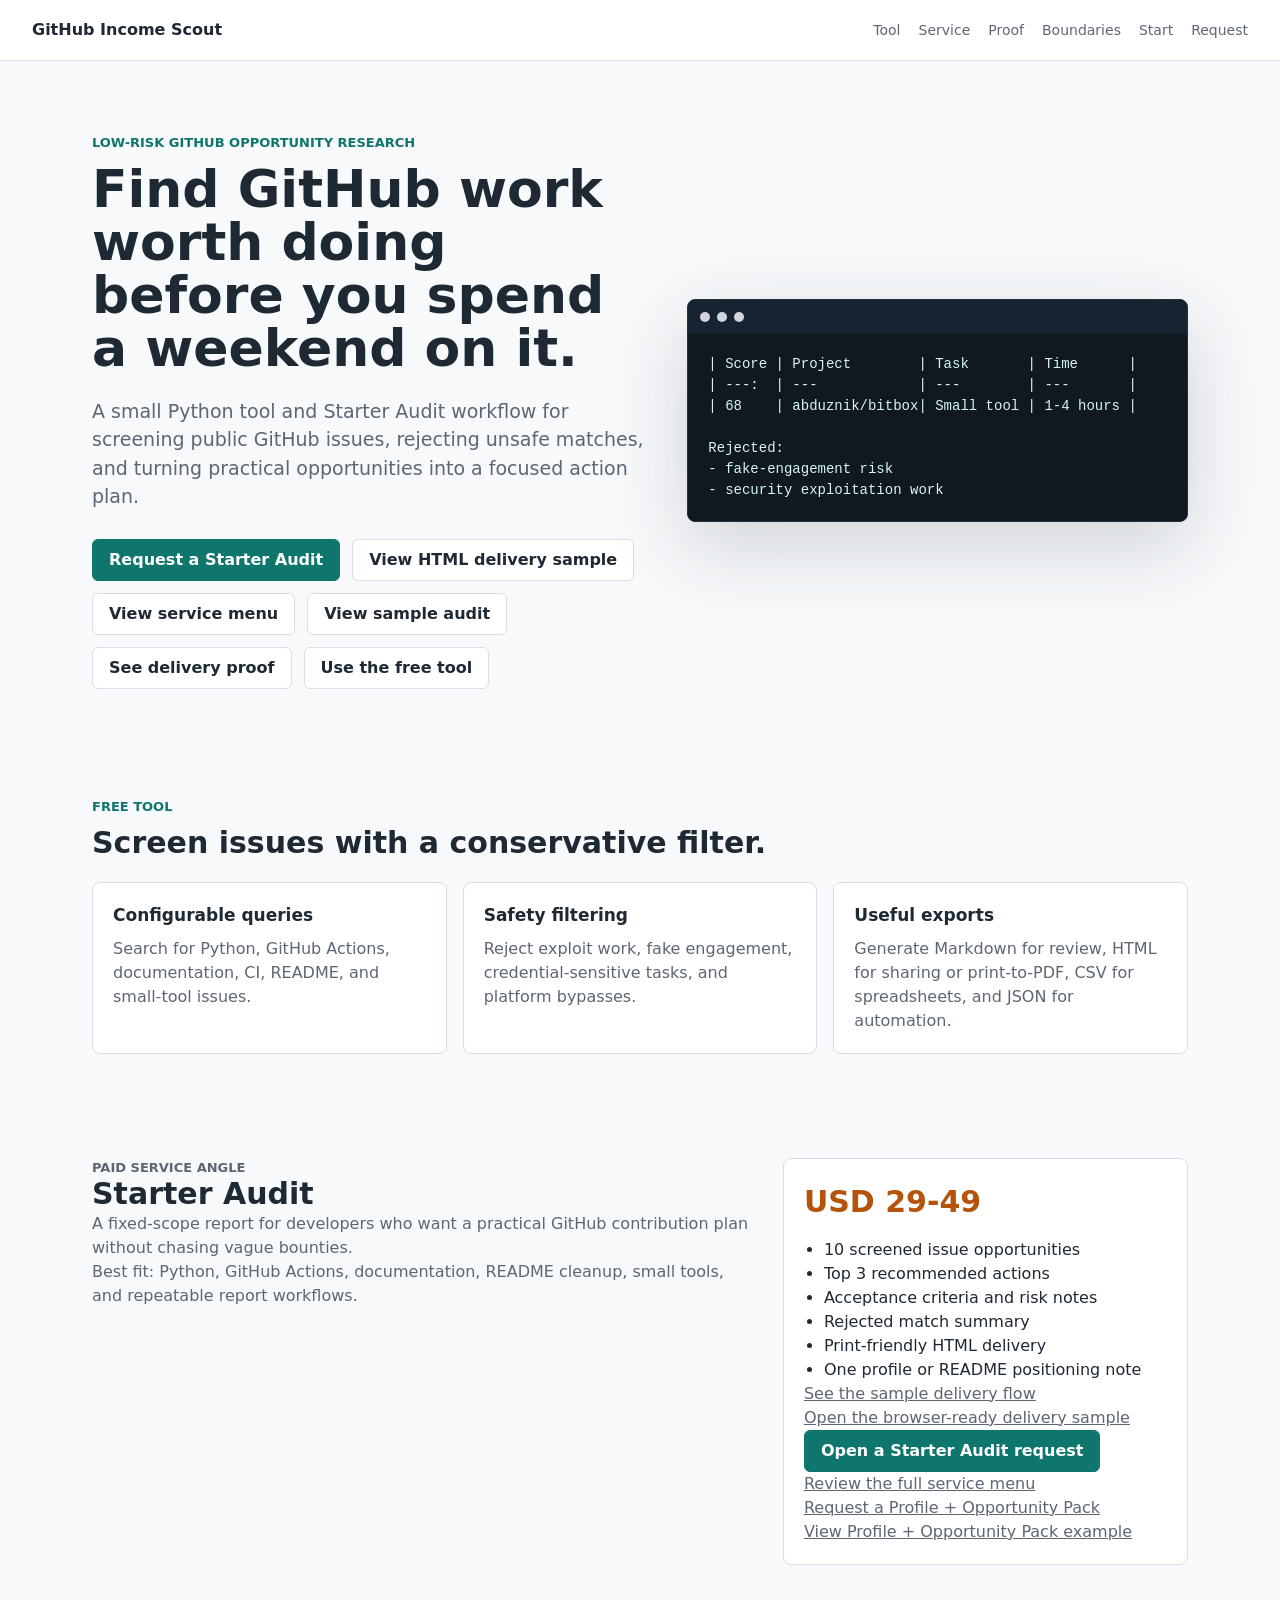
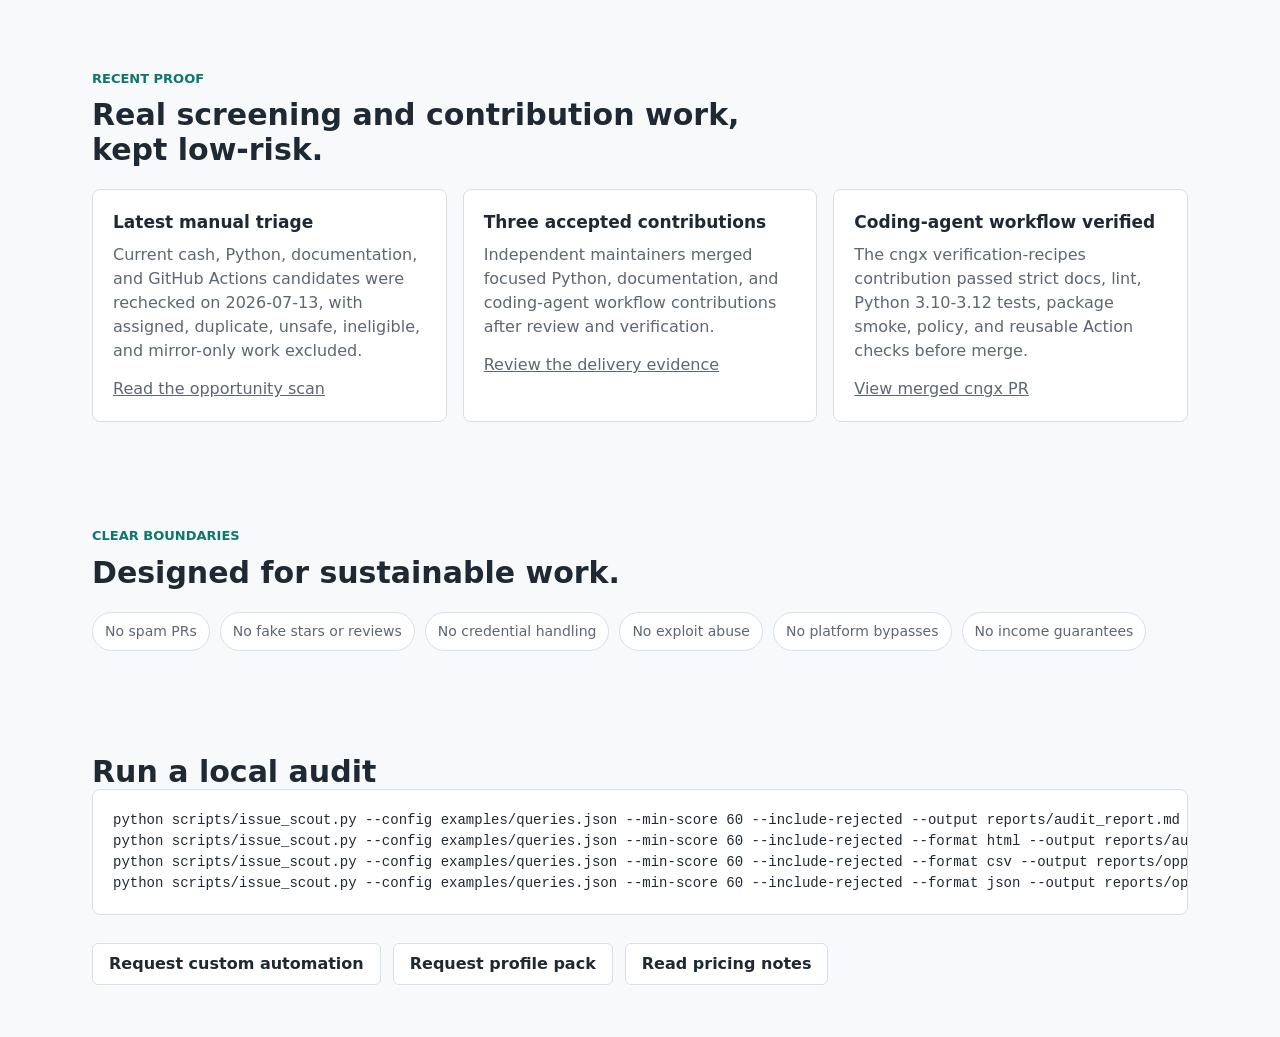
<file: site/index.html>
<!doctype html>
<html lang="en">
  <head>
    <meta charset="utf-8">
    <meta name="viewport" content="width=device-width, initial-scale=1">
    <title>GitHub Income Scout</title>
    <meta name="description" content="Find and score low-risk GitHub issue opportunities for practical open-source contribution and Starter Audit services.">
    <link rel="stylesheet" href="./styles.css">
  </head>
  <body>
    <header class="topbar">
      <div class="brand">GitHub Income Scout</div>
      <nav aria-label="Primary">
        <a href="#tool">Tool</a>
        <a href="#service">Service</a>
        <a href="#proof">Proof</a>
        <a href="#boundaries">Boundaries</a>
        <a href="#start">Start</a>
        <a href="https://github.com/George4177/github-income-scout/issues/new?template=starter-audit.yml">Request</a>
      </nav>
    </header>

    <main>
      <section class="hero">
        <div class="hero-copy">
          <p class="eyebrow">Low-risk GitHub opportunity research</p>
          <h1>Find GitHub work worth doing before you spend a weekend on it.</h1>
          <p class="lede">
            A small Python tool and Starter Audit workflow for screening public GitHub issues,
            rejecting unsafe matches, and turning practical opportunities into a focused action plan.
          </p>
          <div class="actions">
            <a class="button primary" href="https://github.com/George4177/github-income-scout/issues/new?template=starter-audit.yml">Request a Starter Audit</a>
            <a class="button" href="./sample-report.html">View HTML delivery sample</a>
            <a class="button" href="https://github.com/George4177/github-income-scout/blob/main/SERVICE_MENU.md">View service menu</a>
            <a class="button" href="https://github.com/George4177/github-income-scout/blob/main/examples/sample_audit.md">View sample audit</a>
            <a class="button" href="https://github.com/George4177/github-income-scout/blob/main/examples/open_source_delivery_case_study.md">See delivery proof</a>
            <a class="button" href="https://github.com/George4177/github-income-scout">Use the free tool</a>
          </div>
        </div>
        <div class="terminal" aria-label="Example report output">
          <div class="terminal-bar">
            <span></span><span></span><span></span>
          </div>
          <pre><code>| Score | Project        | Task       | Time      |
| ---:  | ---            | ---        | ---       |
| 68    | abduznik/bitbox| Small tool | 1-4 hours |

Rejected:
- fake-engagement risk
- security exploitation work</code></pre>
        </div>
      </section>

      <section id="tool" class="band">
        <div class="section-head">
          <p class="eyebrow">Free tool</p>
          <h2>Screen issues with a conservative filter.</h2>
        </div>
        <div class="feature-grid">
          <article>
            <h3>Configurable queries</h3>
            <p>Search for Python, GitHub Actions, documentation, CI, README, and small-tool issues.</p>
          </article>
          <article>
            <h3>Safety filtering</h3>
            <p>Reject exploit work, fake engagement, credential-sensitive tasks, and platform bypasses.</p>
          </article>
          <article>
            <h3>Useful exports</h3>
            <p>Generate Markdown for review, HTML for sharing or print-to-PDF, CSV for spreadsheets, and JSON for automation.</p>
          </article>
        </div>
      </section>

      <section id="service" class="service">
        <div>
          <p class="eyebrow">Paid service angle</p>
          <h2>Starter Audit</h2>
          <p>
            A fixed-scope report for developers who want a practical GitHub contribution plan without chasing vague bounties.
          </p>
          <p>
            Best fit: Python, GitHub Actions, documentation, README cleanup, small tools, and repeatable report workflows.
          </p>
        </div>
        <div class="price-box">
          <div class="price">USD 29-49</div>
          <ul>
            <li>10 screened issue opportunities</li>
            <li>Top 3 recommended actions</li>
            <li>Acceptance criteria and risk notes</li>
            <li>Rejected match summary</li>
            <li>Print-friendly HTML delivery</li>
            <li>One profile or README positioning note</li>
          </ul>
          <p class="case-link">
            <a href="https://github.com/George4177/github-income-scout/blob/main/examples/starter_audit_case_study.md">See the sample delivery flow</a>
          </p>
          <p class="case-link">
            <a href="./sample-report.html">Open the browser-ready delivery sample</a>
          </p>
          <p class="case-link">
            <a class="button primary" href="https://github.com/George4177/github-income-scout/issues/new?template=starter-audit.yml">Open a Starter Audit request</a>
          </p>
          <p class="case-link">
            <a href="https://github.com/George4177/github-income-scout/blob/main/SERVICE_MENU.md">Review the full service menu</a>
          </p>
          <p class="case-link">
            <a href="https://github.com/George4177/github-income-scout/issues/new?template=profile-opportunity-pack.yml">Request a Profile + Opportunity Pack</a>
          </p>
          <p class="case-link">
            <a href="https://github.com/George4177/github-income-scout/blob/main/examples/profile_opportunity_pack_example.md">View Profile + Opportunity Pack example</a>
          </p>
        </div>
      </section>

      <section id="proof" class="band">
        <div class="section-head">
          <p class="eyebrow">Recent proof</p>
          <h2>Real screening and contribution work, kept low-risk.</h2>
        </div>
        <div class="proof-grid">
          <article>
            <h3>Latest manual triage</h3>
            <p>Current cash, Python, documentation, and GitHub Actions candidates were rechecked on 2026-07-13, with assigned, duplicate, unsafe, ineligible, and mirror-only work excluded.</p>
            <p class="case-link"><a href="https://github.com/George4177/github-income-scout/blob/main/reports/cash_opportunity_scan_2026-07-13.md">Read the opportunity scan</a></p>
          </article>
          <article>
            <h3>Three accepted contributions</h3>
            <p>Independent maintainers merged focused Python, documentation, and coding-agent workflow contributions after review and verification.</p>
            <p class="case-link"><a href="https://github.com/George4177/github-income-scout/blob/main/examples/open_source_delivery_case_study.md">Review the delivery evidence</a></p>
          </article>
          <article>
            <h3>Coding-agent workflow verified</h3>
            <p>The cngx verification-recipes contribution passed strict docs, lint, Python 3.10-3.12 tests, package smoke, policy, and reusable Action checks before merge.</p>
            <p class="case-link"><a href="https://github.com/aadi-joshi/cngx/pull/45">View merged cngx PR</a></p>
          </article>
        </div>
      </section>

      <section id="boundaries" class="band">
        <div class="section-head">
          <p class="eyebrow">Clear boundaries</p>
          <h2>Designed for sustainable work.</h2>
        </div>
        <div class="boundary-list">
          <span>No spam PRs</span>
          <span>No fake stars or reviews</span>
          <span>No credential handling</span>
          <span>No exploit abuse</span>
          <span>No platform bypasses</span>
          <span>No income guarantees</span>
        </div>
      </section>

      <section id="start" class="start">
        <h2>Run a local audit</h2>
        <pre><code>python scripts/issue_scout.py --config examples/queries.json --min-score 60 --include-rejected --output reports/audit_report.md
python scripts/issue_scout.py --config examples/queries.json --min-score 60 --include-rejected --format html --output reports/audit_report.html
python scripts/issue_scout.py --config examples/queries.json --min-score 60 --include-rejected --format csv --output reports/opportunities.csv
python scripts/issue_scout.py --config examples/queries.json --min-score 60 --include-rejected --format json --output reports/opportunities.json</code></pre>
        <div class="actions">
          <a class="button" href="https://github.com/George4177/github-income-scout/issues/new?template=custom-automation.yml">Request custom automation</a>
          <a class="button" href="https://github.com/George4177/github-income-scout/issues/new?template=profile-opportunity-pack.yml">Request profile pack</a>
          <a class="button" href="https://github.com/George4177/github-income-scout/blob/main/pricing.md">Read pricing notes</a>
        </div>
      </section>
    </main>
  </body>
</html>
</file>
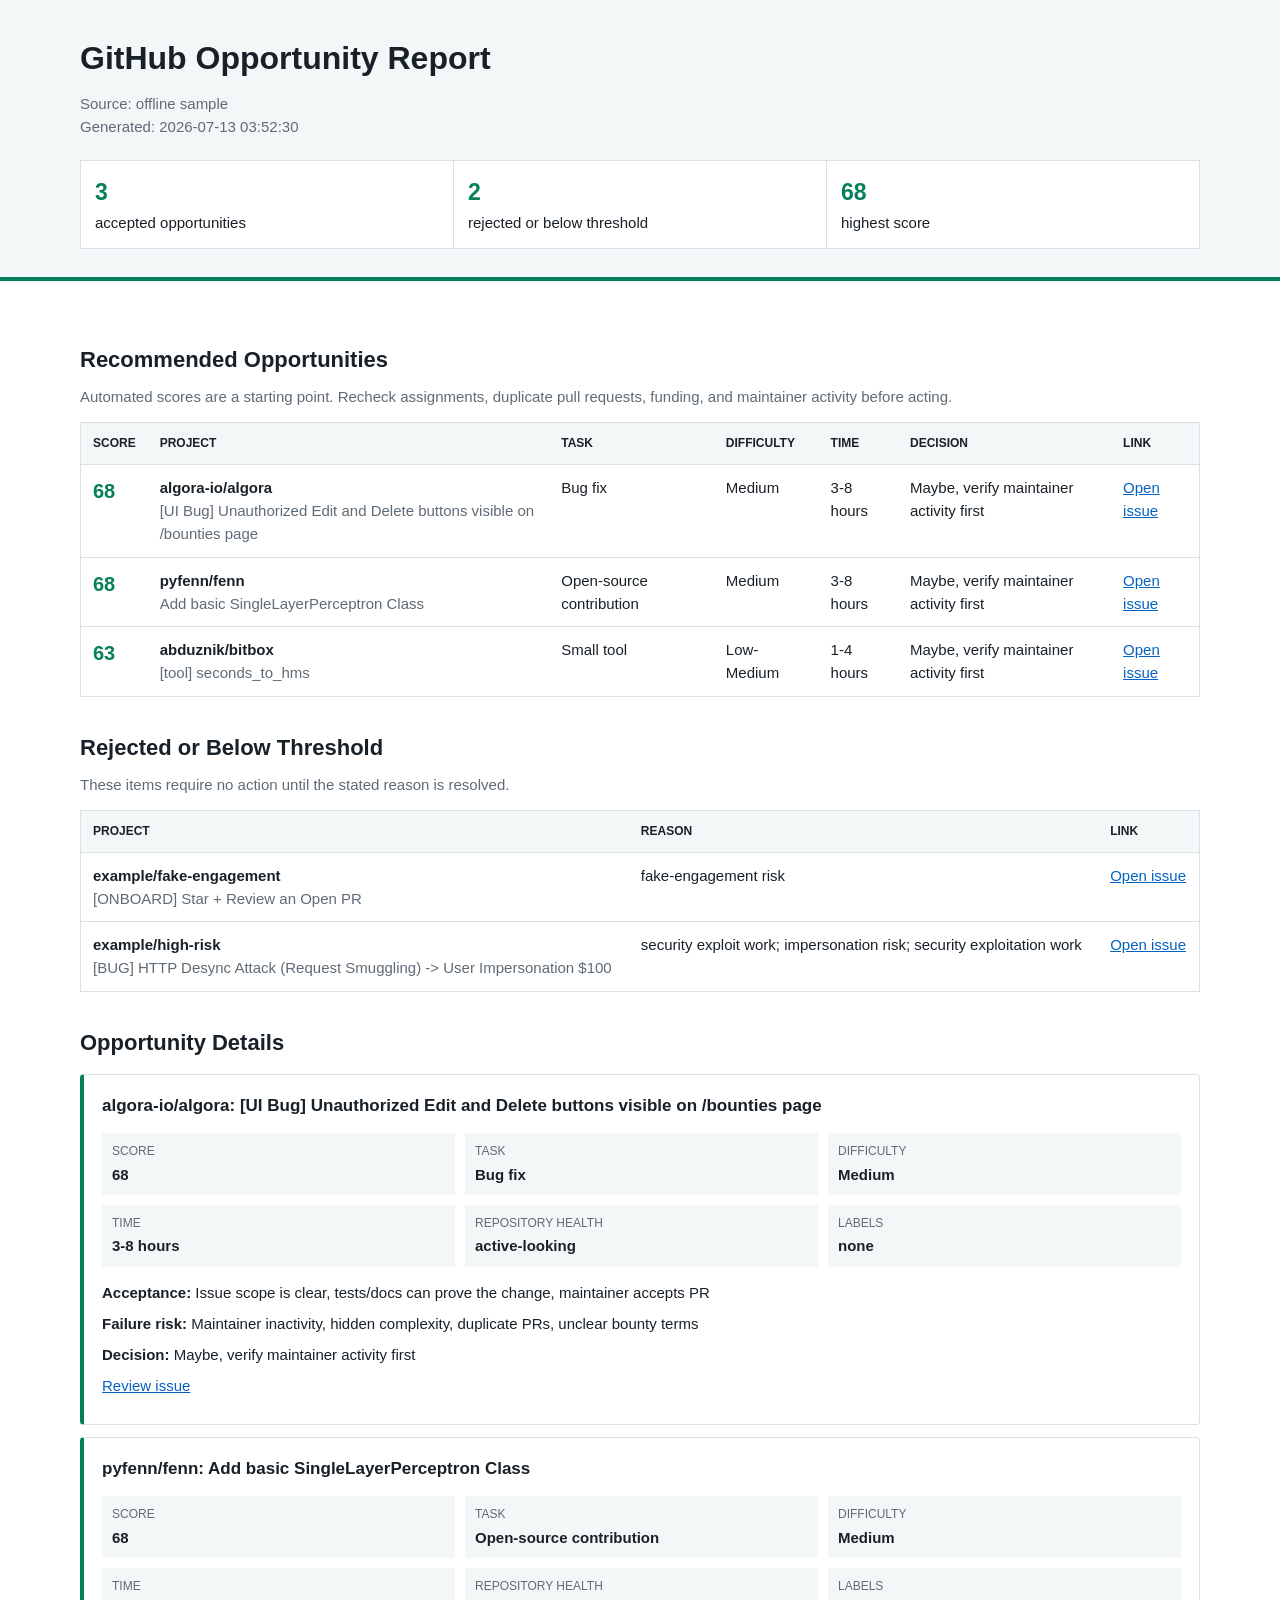
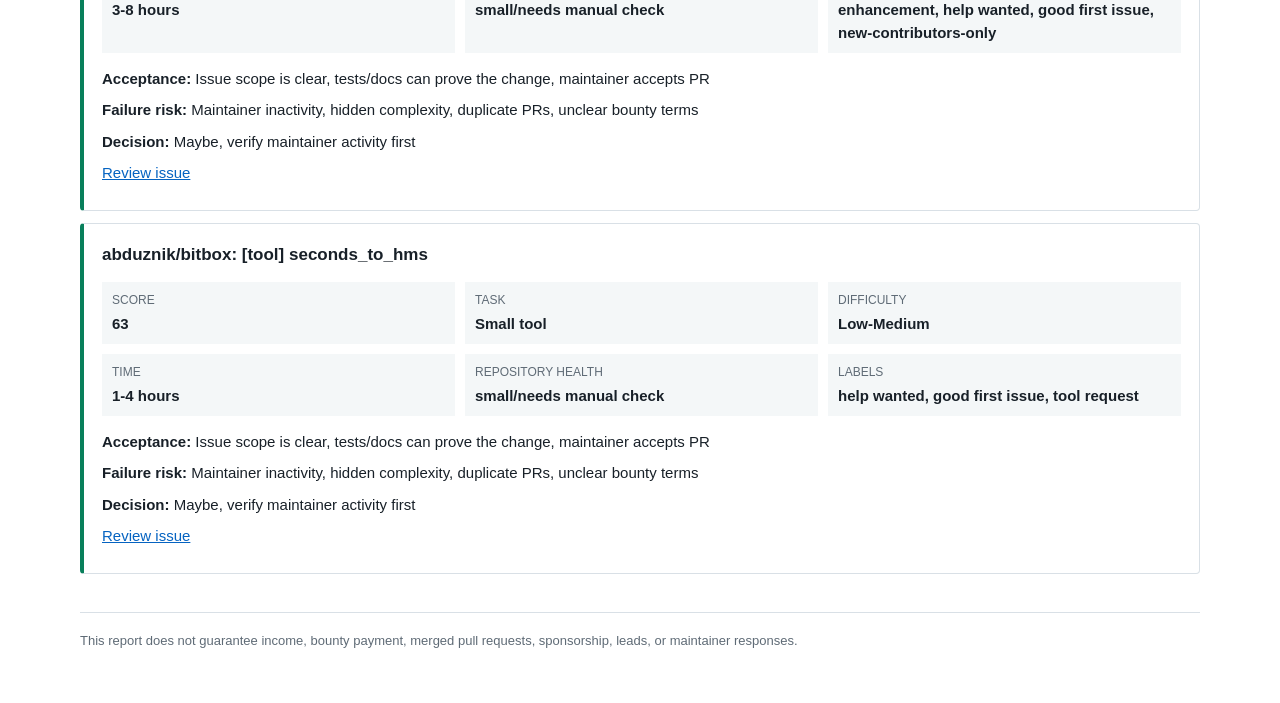
<file: examples/sample_opportunities.html>
<!doctype html>
<html lang="en">
<head>
  <meta charset="utf-8">
  <meta name="viewport" content="width=device-width, initial-scale=1">
  <title>GitHub Opportunity Report</title>
  <style>
    :root { color-scheme: light; --ink: #182028; --muted: #5f6b76; --line: #d9e0e6; --soft: #f4f7f8; --accent: #087f5b; --warn: #a33a2b; }
    * { box-sizing: border-box; }
    body { margin: 0; background: #fff; color: var(--ink); font: 15px/1.55 Arial, sans-serif; letter-spacing: 0; }
    header { border-bottom: 4px solid var(--accent); background: var(--soft); }
    .container { width: min(1120px, calc(100% - 32px)); margin: 0 auto; }
    header .container { padding: 34px 0 28px; }
    main { padding: 28px 0 52px; }
    h1 { margin: 0 0 8px; font-size: 32px; }
    h2 { margin: 34px 0 4px; font-size: 22px; }
    h3 { margin: 0 0 14px; font-size: 17px; }
    p { margin: 8px 0; }
    .meta, .section-note, td span { color: var(--muted); }
    .summary { display: grid; grid-template-columns: repeat(3, minmax(0, 1fr)); gap: 1px; margin-top: 22px; border: 1px solid var(--line); background: var(--line); }
    .summary div { padding: 14px; background: #fff; }
    .summary strong { display: block; font-size: 23px; color: var(--accent); }
    .table-wrap { margin-top: 14px; overflow-x: auto; border: 1px solid var(--line); }
    table { width: 100%; border-collapse: collapse; min-width: 760px; }
    th, td { padding: 11px 12px; text-align: left; vertical-align: top; border-bottom: 1px solid var(--line); }
    th { background: var(--soft); font-size: 12px; text-transform: uppercase; }
    tbody tr:last-child td { border-bottom: 0; }
    .score { font-size: 20px; font-weight: 700; color: var(--accent); }
    a { color: #0563c1; }
    .details { display: grid; gap: 12px; margin-top: 14px; }
    .detail { border: 1px solid var(--line); border-left: 4px solid var(--accent); border-radius: 4px; padding: 18px; break-inside: avoid; }
    .facts { display: grid; grid-template-columns: repeat(3, minmax(0, 1fr)); gap: 10px; margin: 0 0 14px; }
    .facts div { padding: 9px 10px; background: var(--soft); }
    dt { color: var(--muted); font-size: 12px; text-transform: uppercase; }
    dd { margin: 2px 0 0; font-weight: 600; }
    footer { margin-top: 38px; padding-top: 18px; border-top: 1px solid var(--line); color: var(--muted); font-size: 13px; }
    @media (max-width: 700px) { .summary, .facts { grid-template-columns: 1fr; } h1 { font-size: 26px; } }
    @media print { header { background: #fff; } .container { width: 100%; } a { color: inherit; text-decoration: none; } }
  </style>
</head>
<body>
  <header>
    <div class="container">
      <h1>GitHub Opportunity Report</h1>
      <p class="meta">Source: offline sample<br>Generated: 2026-07-13 03:52:30</p>
      <div class="summary">
        <div><strong>3</strong>accepted opportunities</div>
        <div><strong>2</strong>rejected or below threshold</div>
        <div><strong>68</strong>highest score</div>
      </div>
    </div>
  </header>
  <main class="container">
    <section>
      <h2>Recommended Opportunities</h2>
      <p class="section-note">Automated scores are a starting point. Recheck assignments, duplicate pull requests, funding, and maintainer activity before acting.</p>
      <div class="table-wrap">
        <table>
          <thead><tr><th>Score</th><th>Project</th><th>Task</th><th>Difficulty</th><th>Time</th><th>Decision</th><th>Link</th></tr></thead>
          <tbody><tr><td class="score">68</td><td><strong>algora-io/algora</strong><br><span>[UI Bug] Unauthorized Edit and Delete buttons visible on /bounties page</span></td><td>Bug fix</td><td>Medium</td><td>3-8 hours</td><td>Maybe, verify maintainer activity first</td><td><a href="https://github.com/algora-io/algora/issues/238" rel="noreferrer">Open issue</a></td></tr><tr><td class="score">68</td><td><strong>pyfenn/fenn</strong><br><span>Add basic SingleLayerPerceptron Class</span></td><td>Open-source contribution</td><td>Medium</td><td>3-8 hours</td><td>Maybe, verify maintainer activity first</td><td><a href="https://github.com/pyfenn/fenn/issues/220" rel="noreferrer">Open issue</a></td></tr><tr><td class="score">63</td><td><strong>abduznik/bitbox</strong><br><span>[tool] seconds_to_hms</span></td><td>Small tool</td><td>Low-Medium</td><td>1-4 hours</td><td>Maybe, verify maintainer activity first</td><td><a href="https://github.com/abduznik/bitbox/issues/99" rel="noreferrer">Open issue</a></td></tr></tbody>
        </table>
      </div>
    </section>
    
    <section>
      <h2>Rejected or Below Threshold</h2>
      <p class="section-note">These items require no action until the stated reason is resolved.</p>
      <div class="table-wrap">
        <table>
          <thead><tr><th>Project</th><th>Reason</th><th>Link</th></tr></thead>
          <tbody><tr><td><strong>example/fake-engagement</strong><br><span>[ONBOARD] Star + Review an Open PR</span></td><td>fake-engagement risk</td><td><a href="https://github.com/example/fake-engagement/issues/1" rel="noreferrer">Open issue</a></td></tr><tr><td><strong>example/high-risk</strong><br><span>[BUG] HTTP Desync Attack (Request Smuggling) -&gt; User Impersonation $100</span></td><td>security exploit work; impersonation risk; security exploitation work</td><td><a href="https://github.com/example/high-risk/issues/1" rel="noreferrer">Open issue</a></td></tr></tbody>
        </table>
      </div>
    </section>
    <section>
      <h2>Opportunity Details</h2>
      <div class="details"><article class="detail"><h3>algora-io/algora: [UI Bug] Unauthorized Edit and Delete buttons visible on /bounties page</h3><dl class="facts"><div><dt>Score</dt><dd>68</dd></div><div><dt>Task</dt><dd>Bug fix</dd></div><div><dt>Difficulty</dt><dd>Medium</dd></div><div><dt>Time</dt><dd>3-8 hours</dd></div><div><dt>Repository health</dt><dd>active-looking</dd></div><div><dt>Labels</dt><dd>none</dd></div></dl><p><strong>Acceptance:</strong> Issue scope is clear, tests/docs can prove the change, maintainer accepts PR</p><p><strong>Failure risk:</strong> Maintainer inactivity, hidden complexity, duplicate PRs, unclear bounty terms</p><p><strong>Decision:</strong> Maybe, verify maintainer activity first</p><p><a href="https://github.com/algora-io/algora/issues/238" rel="noreferrer">Review issue</a></p></article><article class="detail"><h3>pyfenn/fenn: Add basic SingleLayerPerceptron Class</h3><dl class="facts"><div><dt>Score</dt><dd>68</dd></div><div><dt>Task</dt><dd>Open-source contribution</dd></div><div><dt>Difficulty</dt><dd>Medium</dd></div><div><dt>Time</dt><dd>3-8 hours</dd></div><div><dt>Repository health</dt><dd>small/needs manual check</dd></div><div><dt>Labels</dt><dd>enhancement, help wanted, good first issue, new-contributors-only</dd></div></dl><p><strong>Acceptance:</strong> Issue scope is clear, tests/docs can prove the change, maintainer accepts PR</p><p><strong>Failure risk:</strong> Maintainer inactivity, hidden complexity, duplicate PRs, unclear bounty terms</p><p><strong>Decision:</strong> Maybe, verify maintainer activity first</p><p><a href="https://github.com/pyfenn/fenn/issues/220" rel="noreferrer">Review issue</a></p></article><article class="detail"><h3>abduznik/bitbox: [tool] seconds_to_hms</h3><dl class="facts"><div><dt>Score</dt><dd>63</dd></div><div><dt>Task</dt><dd>Small tool</dd></div><div><dt>Difficulty</dt><dd>Low-Medium</dd></div><div><dt>Time</dt><dd>1-4 hours</dd></div><div><dt>Repository health</dt><dd>small/needs manual check</dd></div><div><dt>Labels</dt><dd>help wanted, good first issue, tool request</dd></div></dl><p><strong>Acceptance:</strong> Issue scope is clear, tests/docs can prove the change, maintainer accepts PR</p><p><strong>Failure risk:</strong> Maintainer inactivity, hidden complexity, duplicate PRs, unclear bounty terms</p><p><strong>Decision:</strong> Maybe, verify maintainer activity first</p><p><a href="https://github.com/abduznik/bitbox/issues/99" rel="noreferrer">Review issue</a></p></article></div>
    </section>
    <footer>This report does not guarantee income, bounty payment, merged pull requests, sponsorship, leads, or maintainer responses.</footer>
  </main>
</body>
</html>
</file>
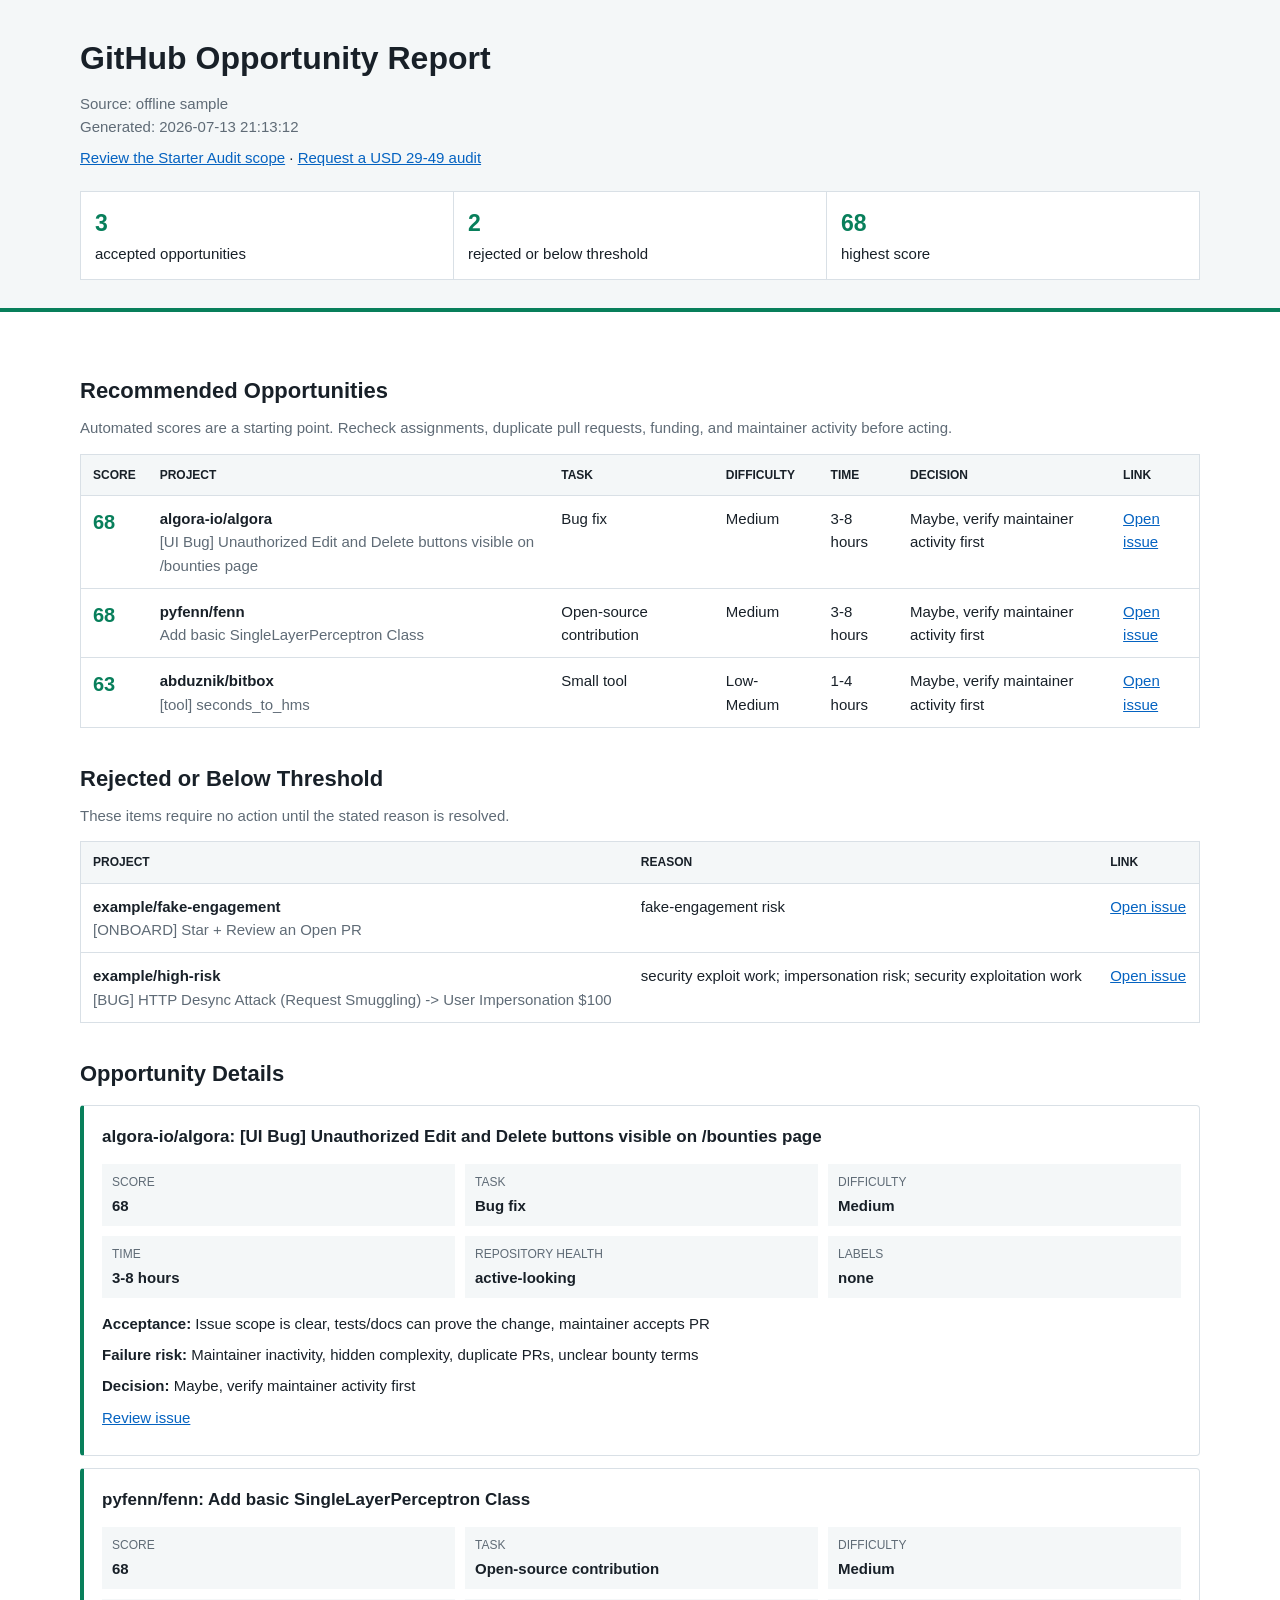
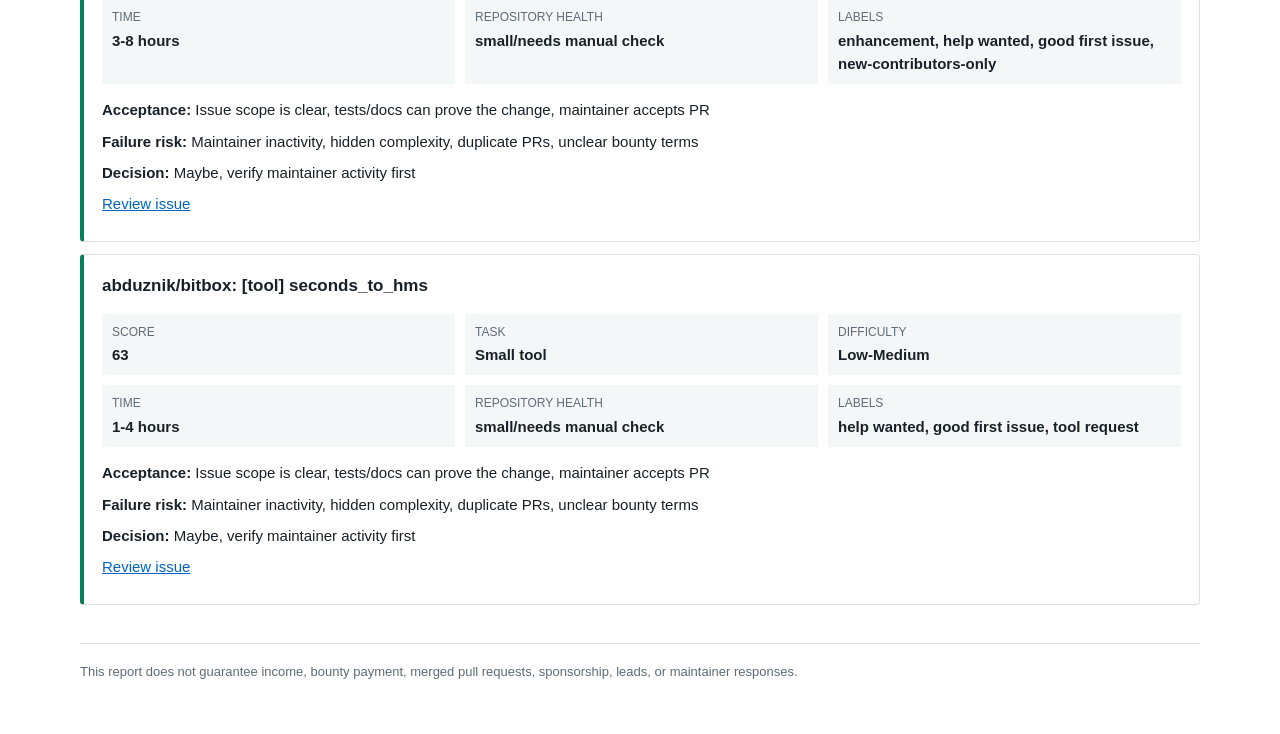
<file: site/sample-report.html>
<!doctype html>
<html lang="en">
<head>
  <meta charset="utf-8">
  <meta name="viewport" content="width=device-width, initial-scale=1">
  <title>GitHub Opportunity Report</title>
  <style>
    :root { color-scheme: light; --ink: #182028; --muted: #5f6b76; --line: #d9e0e6; --soft: #f4f7f8; --accent: #087f5b; --warn: #a33a2b; }
    * { box-sizing: border-box; }
    body { margin: 0; background: #fff; color: var(--ink); font: 15px/1.55 Arial, sans-serif; letter-spacing: 0; }
    header { border-bottom: 4px solid var(--accent); background: var(--soft); }
    .container { width: min(1120px, calc(100% - 32px)); margin: 0 auto; }
    header .container { padding: 34px 0 28px; }
    main { padding: 28px 0 52px; }
    h1 { margin: 0 0 8px; font-size: 32px; }
    h2 { margin: 34px 0 4px; font-size: 22px; }
    h3 { margin: 0 0 14px; font-size: 17px; }
    p { margin: 8px 0; }
    .meta, .section-note, td span { color: var(--muted); }
    .summary { display: grid; grid-template-columns: repeat(3, minmax(0, 1fr)); gap: 1px; margin-top: 22px; border: 1px solid var(--line); background: var(--line); }
    .summary div { padding: 14px; background: #fff; }
    .summary strong { display: block; font-size: 23px; color: var(--accent); }
    .table-wrap { margin-top: 14px; overflow-x: auto; border: 1px solid var(--line); }
    table { width: 100%; border-collapse: collapse; min-width: 760px; }
    th, td { padding: 11px 12px; text-align: left; vertical-align: top; border-bottom: 1px solid var(--line); }
    th { background: var(--soft); font-size: 12px; text-transform: uppercase; }
    tbody tr:last-child td { border-bottom: 0; }
    .score { font-size: 20px; font-weight: 700; color: var(--accent); }
    a { color: #0563c1; }
    .details { display: grid; gap: 12px; margin-top: 14px; }
    .detail { border: 1px solid var(--line); border-left: 4px solid var(--accent); border-radius: 4px; padding: 18px; break-inside: avoid; }
    .facts { display: grid; grid-template-columns: repeat(3, minmax(0, 1fr)); gap: 10px; margin: 0 0 14px; }
    .facts div { padding: 9px 10px; background: var(--soft); }
    dt { color: var(--muted); font-size: 12px; text-transform: uppercase; }
    dd { margin: 2px 0 0; font-weight: 600; }
    footer { margin-top: 38px; padding-top: 18px; border-top: 1px solid var(--line); color: var(--muted); font-size: 13px; }
    @media (max-width: 700px) { .summary, .facts { grid-template-columns: 1fr; } h1 { font-size: 26px; } }
    @media print { header { background: #fff; } .container { width: 100%; } a { color: inherit; text-decoration: none; } }
  </style>
</head>
<body>
  <header>
    <div class="container">
      <h1>GitHub Opportunity Report</h1>
      <p class="meta">Source: offline sample<br>Generated: 2026-07-13 21:13:12</p>
      <p><a href="./index.html#service">Review the Starter Audit scope</a> · <a href="https://github.com/George4177/github-income-scout/issues/new?template=starter-audit.yml">Request a USD 29-49 audit</a></p>
      <div class="summary">
        <div><strong>3</strong>accepted opportunities</div>
        <div><strong>2</strong>rejected or below threshold</div>
        <div><strong>68</strong>highest score</div>
      </div>
    </div>
  </header>
  <main class="container">
    <section>
      <h2>Recommended Opportunities</h2>
      <p class="section-note">Automated scores are a starting point. Recheck assignments, duplicate pull requests, funding, and maintainer activity before acting.</p>
      <div class="table-wrap">
        <table>
          <thead><tr><th>Score</th><th>Project</th><th>Task</th><th>Difficulty</th><th>Time</th><th>Decision</th><th>Link</th></tr></thead>
          <tbody><tr><td class="score">68</td><td><strong>algora-io/algora</strong><br><span>[UI Bug] Unauthorized Edit and Delete buttons visible on /bounties page</span></td><td>Bug fix</td><td>Medium</td><td>3-8 hours</td><td>Maybe, verify maintainer activity first</td><td><a href="https://github.com/algora-io/algora/issues/238" rel="noreferrer">Open issue</a></td></tr><tr><td class="score">68</td><td><strong>pyfenn/fenn</strong><br><span>Add basic SingleLayerPerceptron Class</span></td><td>Open-source contribution</td><td>Medium</td><td>3-8 hours</td><td>Maybe, verify maintainer activity first</td><td><a href="https://github.com/pyfenn/fenn/issues/220" rel="noreferrer">Open issue</a></td></tr><tr><td class="score">63</td><td><strong>abduznik/bitbox</strong><br><span>[tool] seconds_to_hms</span></td><td>Small tool</td><td>Low-Medium</td><td>1-4 hours</td><td>Maybe, verify maintainer activity first</td><td><a href="https://github.com/abduznik/bitbox/issues/99" rel="noreferrer">Open issue</a></td></tr></tbody>
        </table>
      </div>
    </section>
    
    <section>
      <h2>Rejected or Below Threshold</h2>
      <p class="section-note">These items require no action until the stated reason is resolved.</p>
      <div class="table-wrap">
        <table>
          <thead><tr><th>Project</th><th>Reason</th><th>Link</th></tr></thead>
          <tbody><tr><td><strong>example/fake-engagement</strong><br><span>[ONBOARD] Star + Review an Open PR</span></td><td>fake-engagement risk</td><td><a href="https://github.com/example/fake-engagement/issues/1" rel="noreferrer">Open issue</a></td></tr><tr><td><strong>example/high-risk</strong><br><span>[BUG] HTTP Desync Attack (Request Smuggling) -&gt; User Impersonation $100</span></td><td>security exploit work; impersonation risk; security exploitation work</td><td><a href="https://github.com/example/high-risk/issues/1" rel="noreferrer">Open issue</a></td></tr></tbody>
        </table>
      </div>
    </section>
    <section>
      <h2>Opportunity Details</h2>
      <div class="details"><article class="detail"><h3>algora-io/algora: [UI Bug] Unauthorized Edit and Delete buttons visible on /bounties page</h3><dl class="facts"><div><dt>Score</dt><dd>68</dd></div><div><dt>Task</dt><dd>Bug fix</dd></div><div><dt>Difficulty</dt><dd>Medium</dd></div><div><dt>Time</dt><dd>3-8 hours</dd></div><div><dt>Repository health</dt><dd>active-looking</dd></div><div><dt>Labels</dt><dd>none</dd></div></dl><p><strong>Acceptance:</strong> Issue scope is clear, tests/docs can prove the change, maintainer accepts PR</p><p><strong>Failure risk:</strong> Maintainer inactivity, hidden complexity, duplicate PRs, unclear bounty terms</p><p><strong>Decision:</strong> Maybe, verify maintainer activity first</p><p><a href="https://github.com/algora-io/algora/issues/238" rel="noreferrer">Review issue</a></p></article><article class="detail"><h3>pyfenn/fenn: Add basic SingleLayerPerceptron Class</h3><dl class="facts"><div><dt>Score</dt><dd>68</dd></div><div><dt>Task</dt><dd>Open-source contribution</dd></div><div><dt>Difficulty</dt><dd>Medium</dd></div><div><dt>Time</dt><dd>3-8 hours</dd></div><div><dt>Repository health</dt><dd>small/needs manual check</dd></div><div><dt>Labels</dt><dd>enhancement, help wanted, good first issue, new-contributors-only</dd></div></dl><p><strong>Acceptance:</strong> Issue scope is clear, tests/docs can prove the change, maintainer accepts PR</p><p><strong>Failure risk:</strong> Maintainer inactivity, hidden complexity, duplicate PRs, unclear bounty terms</p><p><strong>Decision:</strong> Maybe, verify maintainer activity first</p><p><a href="https://github.com/pyfenn/fenn/issues/220" rel="noreferrer">Review issue</a></p></article><article class="detail"><h3>abduznik/bitbox: [tool] seconds_to_hms</h3><dl class="facts"><div><dt>Score</dt><dd>63</dd></div><div><dt>Task</dt><dd>Small tool</dd></div><div><dt>Difficulty</dt><dd>Low-Medium</dd></div><div><dt>Time</dt><dd>1-4 hours</dd></div><div><dt>Repository health</dt><dd>small/needs manual check</dd></div><div><dt>Labels</dt><dd>help wanted, good first issue, tool request</dd></div></dl><p><strong>Acceptance:</strong> Issue scope is clear, tests/docs can prove the change, maintainer accepts PR</p><p><strong>Failure risk:</strong> Maintainer inactivity, hidden complexity, duplicate PRs, unclear bounty terms</p><p><strong>Decision:</strong> Maybe, verify maintainer activity first</p><p><a href="https://github.com/abduznik/bitbox/issues/99" rel="noreferrer">Review issue</a></p></article></div>
    </section>
    <footer>This report does not guarantee income, bounty payment, merged pull requests, sponsorship, leads, or maintainer responses.</footer>
  </main>
</body>
</html>
</file>
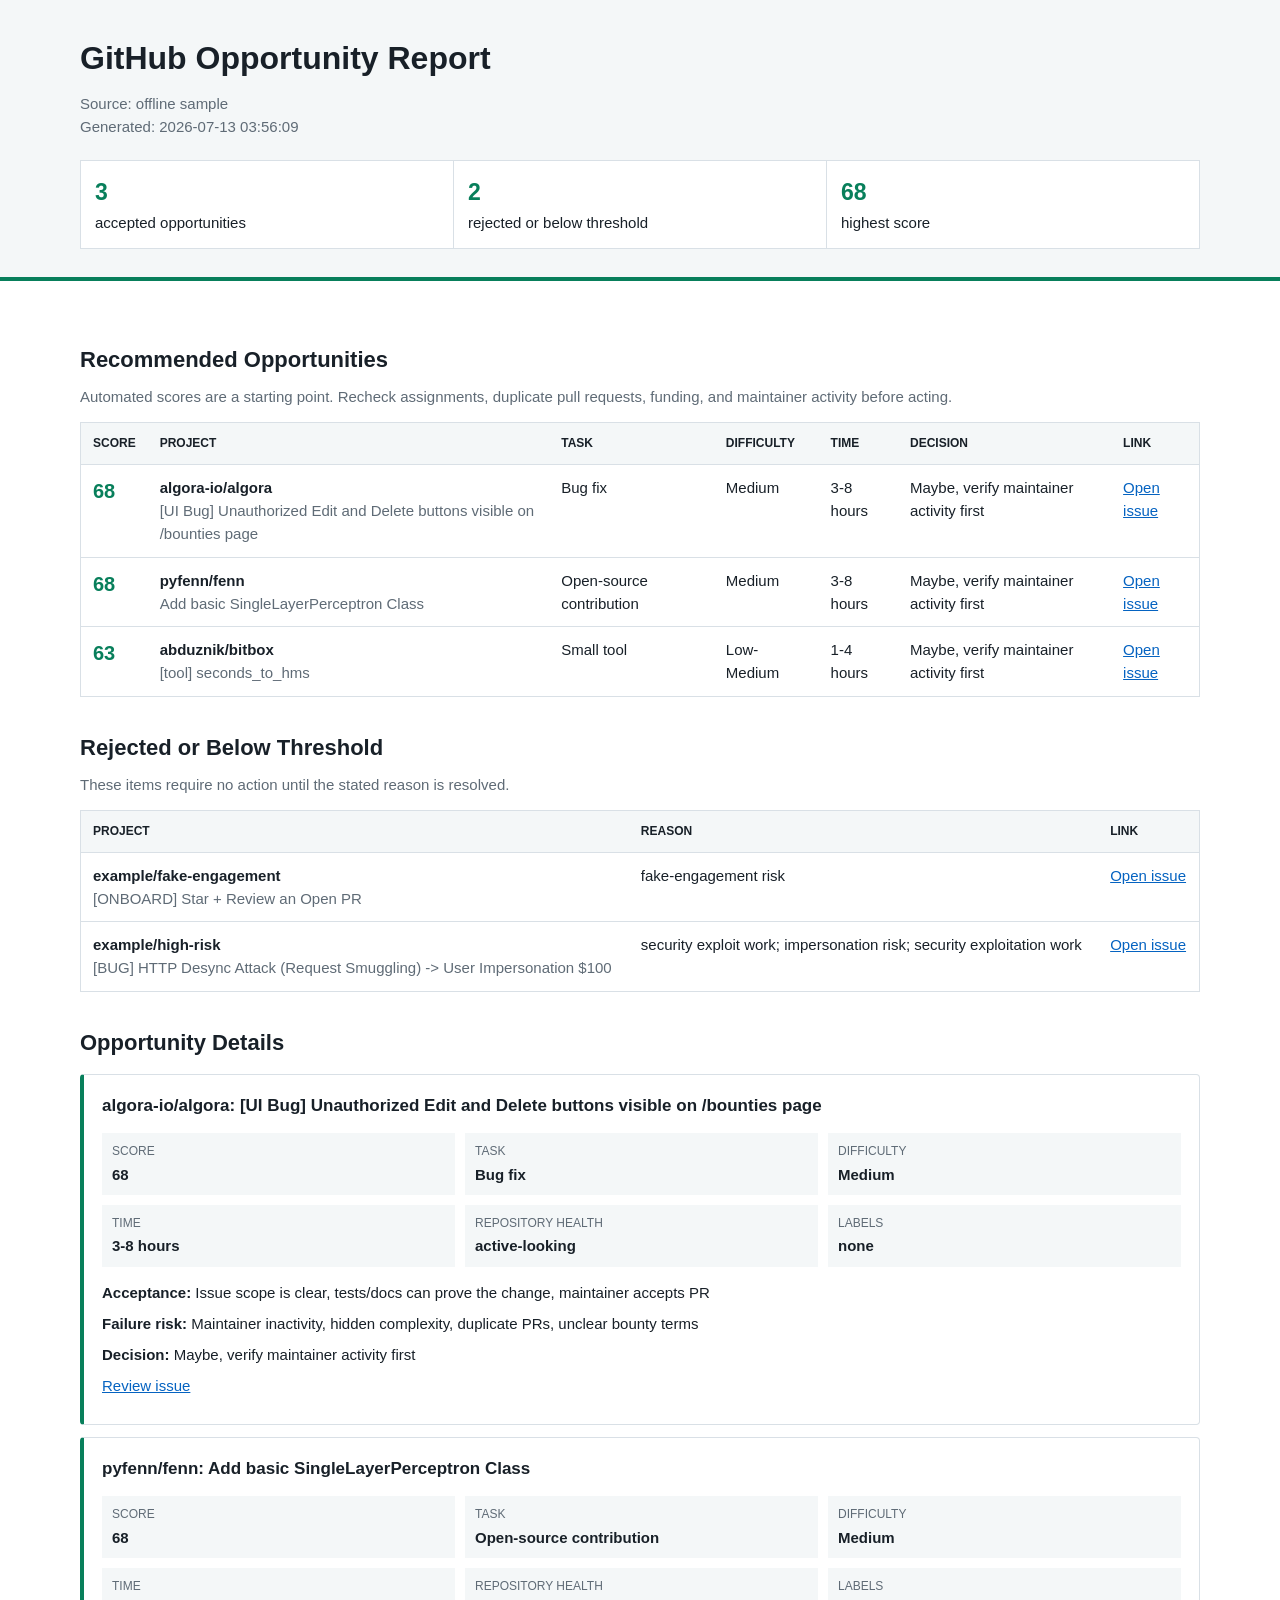
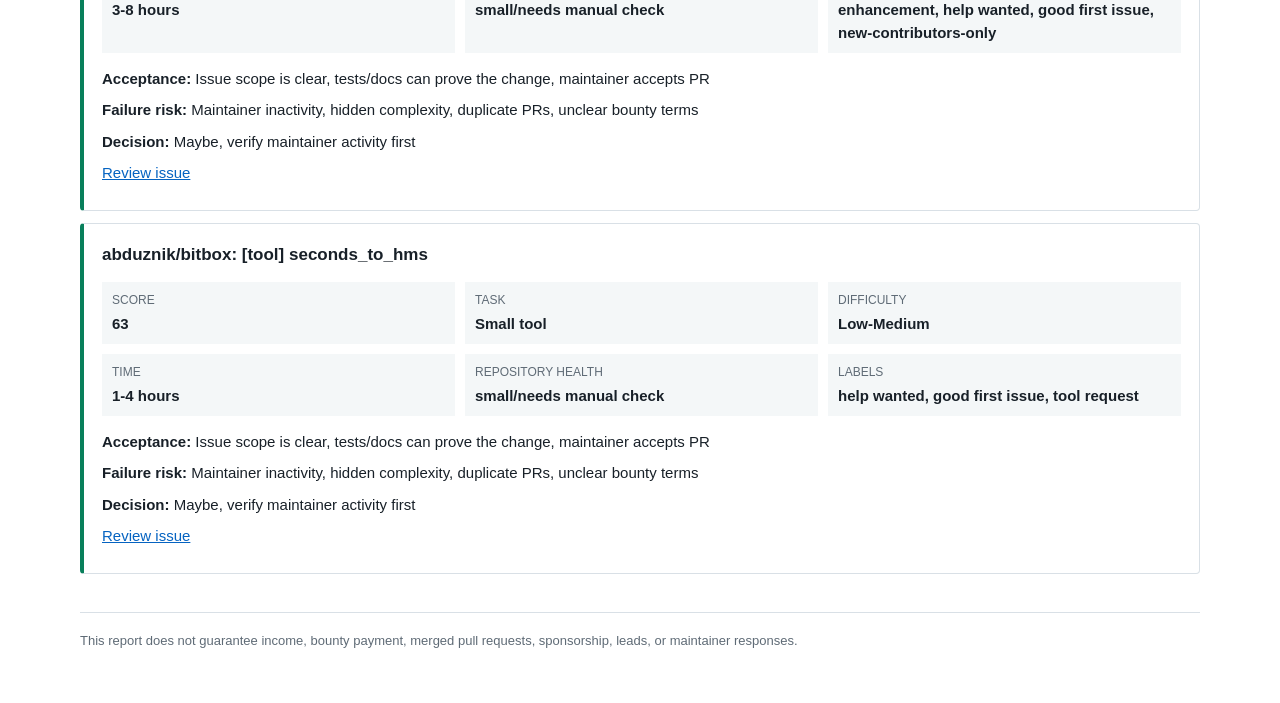
<file: examples/starter_audit_bundle/audit_report.html>
<!doctype html>
<html lang="en">
<head>
  <meta charset="utf-8">
  <meta name="viewport" content="width=device-width, initial-scale=1">
  <title>GitHub Opportunity Report</title>
  <style>
    :root { color-scheme: light; --ink: #182028; --muted: #5f6b76; --line: #d9e0e6; --soft: #f4f7f8; --accent: #087f5b; --warn: #a33a2b; }
    * { box-sizing: border-box; }
    body { margin: 0; background: #fff; color: var(--ink); font: 15px/1.55 Arial, sans-serif; letter-spacing: 0; }
    header { border-bottom: 4px solid var(--accent); background: var(--soft); }
    .container { width: min(1120px, calc(100% - 32px)); margin: 0 auto; }
    header .container { padding: 34px 0 28px; }
    main { padding: 28px 0 52px; }
    h1 { margin: 0 0 8px; font-size: 32px; }
    h2 { margin: 34px 0 4px; font-size: 22px; }
    h3 { margin: 0 0 14px; font-size: 17px; }
    p { margin: 8px 0; }
    .meta, .section-note, td span { color: var(--muted); }
    .summary { display: grid; grid-template-columns: repeat(3, minmax(0, 1fr)); gap: 1px; margin-top: 22px; border: 1px solid var(--line); background: var(--line); }
    .summary div { padding: 14px; background: #fff; }
    .summary strong { display: block; font-size: 23px; color: var(--accent); }
    .table-wrap { margin-top: 14px; overflow-x: auto; border: 1px solid var(--line); }
    table { width: 100%; border-collapse: collapse; min-width: 760px; }
    th, td { padding: 11px 12px; text-align: left; vertical-align: top; border-bottom: 1px solid var(--line); }
    th { background: var(--soft); font-size: 12px; text-transform: uppercase; }
    tbody tr:last-child td { border-bottom: 0; }
    .score { font-size: 20px; font-weight: 700; color: var(--accent); }
    a { color: #0563c1; }
    .details { display: grid; gap: 12px; margin-top: 14px; }
    .detail { border: 1px solid var(--line); border-left: 4px solid var(--accent); border-radius: 4px; padding: 18px; break-inside: avoid; }
    .facts { display: grid; grid-template-columns: repeat(3, minmax(0, 1fr)); gap: 10px; margin: 0 0 14px; }
    .facts div { padding: 9px 10px; background: var(--soft); }
    dt { color: var(--muted); font-size: 12px; text-transform: uppercase; }
    dd { margin: 2px 0 0; font-weight: 600; }
    footer { margin-top: 38px; padding-top: 18px; border-top: 1px solid var(--line); color: var(--muted); font-size: 13px; }
    @media (max-width: 700px) { .summary, .facts { grid-template-columns: 1fr; } h1 { font-size: 26px; } }
    @media print { header { background: #fff; } .container { width: 100%; } a { color: inherit; text-decoration: none; } }
  </style>
</head>
<body>
  <header>
    <div class="container">
      <h1>GitHub Opportunity Report</h1>
      <p class="meta">Source: offline sample<br>Generated: 2026-07-13 03:56:09</p>
      <div class="summary">
        <div><strong>3</strong>accepted opportunities</div>
        <div><strong>2</strong>rejected or below threshold</div>
        <div><strong>68</strong>highest score</div>
      </div>
    </div>
  </header>
  <main class="container">
    <section>
      <h2>Recommended Opportunities</h2>
      <p class="section-note">Automated scores are a starting point. Recheck assignments, duplicate pull requests, funding, and maintainer activity before acting.</p>
      <div class="table-wrap">
        <table>
          <thead><tr><th>Score</th><th>Project</th><th>Task</th><th>Difficulty</th><th>Time</th><th>Decision</th><th>Link</th></tr></thead>
          <tbody><tr><td class="score">68</td><td><strong>algora-io/algora</strong><br><span>[UI Bug] Unauthorized Edit and Delete buttons visible on /bounties page</span></td><td>Bug fix</td><td>Medium</td><td>3-8 hours</td><td>Maybe, verify maintainer activity first</td><td><a href="https://github.com/algora-io/algora/issues/238" rel="noreferrer">Open issue</a></td></tr><tr><td class="score">68</td><td><strong>pyfenn/fenn</strong><br><span>Add basic SingleLayerPerceptron Class</span></td><td>Open-source contribution</td><td>Medium</td><td>3-8 hours</td><td>Maybe, verify maintainer activity first</td><td><a href="https://github.com/pyfenn/fenn/issues/220" rel="noreferrer">Open issue</a></td></tr><tr><td class="score">63</td><td><strong>abduznik/bitbox</strong><br><span>[tool] seconds_to_hms</span></td><td>Small tool</td><td>Low-Medium</td><td>1-4 hours</td><td>Maybe, verify maintainer activity first</td><td><a href="https://github.com/abduznik/bitbox/issues/99" rel="noreferrer">Open issue</a></td></tr></tbody>
        </table>
      </div>
    </section>
    
    <section>
      <h2>Rejected or Below Threshold</h2>
      <p class="section-note">These items require no action until the stated reason is resolved.</p>
      <div class="table-wrap">
        <table>
          <thead><tr><th>Project</th><th>Reason</th><th>Link</th></tr></thead>
          <tbody><tr><td><strong>example/fake-engagement</strong><br><span>[ONBOARD] Star + Review an Open PR</span></td><td>fake-engagement risk</td><td><a href="https://github.com/example/fake-engagement/issues/1" rel="noreferrer">Open issue</a></td></tr><tr><td><strong>example/high-risk</strong><br><span>[BUG] HTTP Desync Attack (Request Smuggling) -&gt; User Impersonation $100</span></td><td>security exploit work; impersonation risk; security exploitation work</td><td><a href="https://github.com/example/high-risk/issues/1" rel="noreferrer">Open issue</a></td></tr></tbody>
        </table>
      </div>
    </section>
    <section>
      <h2>Opportunity Details</h2>
      <div class="details"><article class="detail"><h3>algora-io/algora: [UI Bug] Unauthorized Edit and Delete buttons visible on /bounties page</h3><dl class="facts"><div><dt>Score</dt><dd>68</dd></div><div><dt>Task</dt><dd>Bug fix</dd></div><div><dt>Difficulty</dt><dd>Medium</dd></div><div><dt>Time</dt><dd>3-8 hours</dd></div><div><dt>Repository health</dt><dd>active-looking</dd></div><div><dt>Labels</dt><dd>none</dd></div></dl><p><strong>Acceptance:</strong> Issue scope is clear, tests/docs can prove the change, maintainer accepts PR</p><p><strong>Failure risk:</strong> Maintainer inactivity, hidden complexity, duplicate PRs, unclear bounty terms</p><p><strong>Decision:</strong> Maybe, verify maintainer activity first</p><p><a href="https://github.com/algora-io/algora/issues/238" rel="noreferrer">Review issue</a></p></article><article class="detail"><h3>pyfenn/fenn: Add basic SingleLayerPerceptron Class</h3><dl class="facts"><div><dt>Score</dt><dd>68</dd></div><div><dt>Task</dt><dd>Open-source contribution</dd></div><div><dt>Difficulty</dt><dd>Medium</dd></div><div><dt>Time</dt><dd>3-8 hours</dd></div><div><dt>Repository health</dt><dd>small/needs manual check</dd></div><div><dt>Labels</dt><dd>enhancement, help wanted, good first issue, new-contributors-only</dd></div></dl><p><strong>Acceptance:</strong> Issue scope is clear, tests/docs can prove the change, maintainer accepts PR</p><p><strong>Failure risk:</strong> Maintainer inactivity, hidden complexity, duplicate PRs, unclear bounty terms</p><p><strong>Decision:</strong> Maybe, verify maintainer activity first</p><p><a href="https://github.com/pyfenn/fenn/issues/220" rel="noreferrer">Review issue</a></p></article><article class="detail"><h3>abduznik/bitbox: [tool] seconds_to_hms</h3><dl class="facts"><div><dt>Score</dt><dd>63</dd></div><div><dt>Task</dt><dd>Small tool</dd></div><div><dt>Difficulty</dt><dd>Low-Medium</dd></div><div><dt>Time</dt><dd>1-4 hours</dd></div><div><dt>Repository health</dt><dd>small/needs manual check</dd></div><div><dt>Labels</dt><dd>help wanted, good first issue, tool request</dd></div></dl><p><strong>Acceptance:</strong> Issue scope is clear, tests/docs can prove the change, maintainer accepts PR</p><p><strong>Failure risk:</strong> Maintainer inactivity, hidden complexity, duplicate PRs, unclear bounty terms</p><p><strong>Decision:</strong> Maybe, verify maintainer activity first</p><p><a href="https://github.com/abduznik/bitbox/issues/99" rel="noreferrer">Review issue</a></p></article></div>
    </section>
    <footer>This report does not guarantee income, bounty payment, merged pull requests, sponsorship, leads, or maintainer responses.</footer>
  </main>
</body>
</html>
</file>
<file: site/styles.css>
:root {
  color-scheme: light;
  --ink: #1f2933;
  --muted: #5d6673;
  --line: #d7dee8;
  --bg: #f7f9fb;
  --panel: #ffffff;
  --accent: #0f766e;
  --accent-dark: #115e59;
  --warm: #b45309;
}

* {
  box-sizing: border-box;
}

body {
  margin: 0;
  background: var(--bg);
  color: var(--ink);
  font-family: Inter, ui-sans-serif, system-ui, -apple-system, BlinkMacSystemFont, "Segoe UI", sans-serif;
  line-height: 1.5;
}

a {
  color: inherit;
}

.topbar {
  display: flex;
  justify-content: space-between;
  align-items: center;
  gap: 24px;
  padding: 18px 32px;
  border-bottom: 1px solid var(--line);
  background: rgba(255, 255, 255, 0.94);
  position: sticky;
  top: 0;
  z-index: 10;
}

.brand {
  font-weight: 700;
  letter-spacing: 0;
}

nav {
  display: flex;
  gap: 18px;
  color: var(--muted);
  font-size: 14px;
}

nav a {
  text-decoration: none;
}

.hero {
  display: grid;
  grid-template-columns: minmax(0, 1.05fr) minmax(320px, 0.95fr);
  gap: 42px;
  max-width: 1160px;
  margin: 0 auto;
  padding: 72px 32px 56px;
  align-items: center;
}

.eyebrow {
  margin: 0 0 10px;
  color: var(--accent);
  font-size: 13px;
  font-weight: 700;
  text-transform: uppercase;
}

h1,
h2,
h3,
p {
  letter-spacing: 0;
}

h1 {
  margin: 0;
  font-size: 52px;
  line-height: 1.02;
}

h2 {
  margin: 0;
  font-size: 30px;
  line-height: 1.14;
}

h3 {
  margin: 0 0 8px;
  font-size: 17px;
}

.lede {
  margin: 22px 0 0;
  color: var(--muted);
  font-size: 19px;
  max-width: 660px;
}

.actions {
  display: flex;
  flex-wrap: wrap;
  gap: 12px;
  margin-top: 28px;
}

.button {
  display: inline-flex;
  align-items: center;
  justify-content: center;
  min-height: 42px;
  padding: 0 16px;
  border: 1px solid var(--line);
  border-radius: 6px;
  background: var(--panel);
  text-decoration: none;
  font-weight: 650;
}

.button.primary {
  background: var(--accent);
  border-color: var(--accent);
  color: #fff;
}

.terminal {
  border: 1px solid #22313f;
  border-radius: 8px;
  background: #101820;
  color: #d7f7ee;
  overflow: hidden;
  box-shadow: 0 24px 80px rgba(31, 41, 51, 0.18);
}

.terminal-bar {
  display: flex;
  gap: 7px;
  padding: 12px;
  background: #172331;
}

.terminal-bar span {
  width: 10px;
  height: 10px;
  border-radius: 50%;
  background: #d1d5db;
}

pre {
  margin: 0;
  padding: 20px;
  overflow-x: auto;
  font-size: 14px;
}

.band,
.service,
.start {
  max-width: 1160px;
  margin: 0 auto;
  padding: 52px 32px;
}

.section-head {
  max-width: 720px;
  margin-bottom: 22px;
}

.feature-grid {
  display: grid;
  grid-template-columns: repeat(3, minmax(0, 1fr));
  gap: 16px;
}

.proof-grid {
  display: grid;
  grid-template-columns: repeat(3, minmax(0, 1fr));
  gap: 16px;
}

article,
.price-box {
  border: 1px solid var(--line);
  border-radius: 8px;
  background: var(--panel);
  padding: 20px;
}

article p,
.service p {
  margin: 0;
  color: var(--muted);
}

article p + p {
  margin-top: 14px;
}

.service {
  display: grid;
  grid-template-columns: minmax(0, 0.9fr) minmax(320px, 0.55fr);
  gap: 28px;
  align-items: start;
}

.price {
  color: var(--warm);
  font-size: 30px;
  font-weight: 750;
  margin-bottom: 14px;
}

ul {
  margin: 0;
  padding-left: 20px;
}

.boundary-list {
  display: flex;
  flex-wrap: wrap;
  gap: 10px;
}

.boundary-list span {
  border: 1px solid var(--line);
  border-radius: 999px;
  background: var(--panel);
  padding: 8px 12px;
  color: var(--muted);
  font-size: 14px;
}

.start pre {
  border: 1px solid var(--line);
  border-radius: 8px;
  background: var(--panel);
  color: var(--ink);
}

@media (max-width: 820px) {
  .topbar {
    align-items: flex-start;
    flex-direction: column;
    padding: 16px 20px;
  }

  nav {
    flex-wrap: wrap;
  }

  .hero,
  .service,
  .feature-grid,
  .proof-grid {
    grid-template-columns: 1fr;
  }

  .hero,
  .band,
  .service,
  .start {
    padding-left: 20px;
    padding-right: 20px;
  }

  h1 {
    font-size: 38px;
  }
}
</file>
